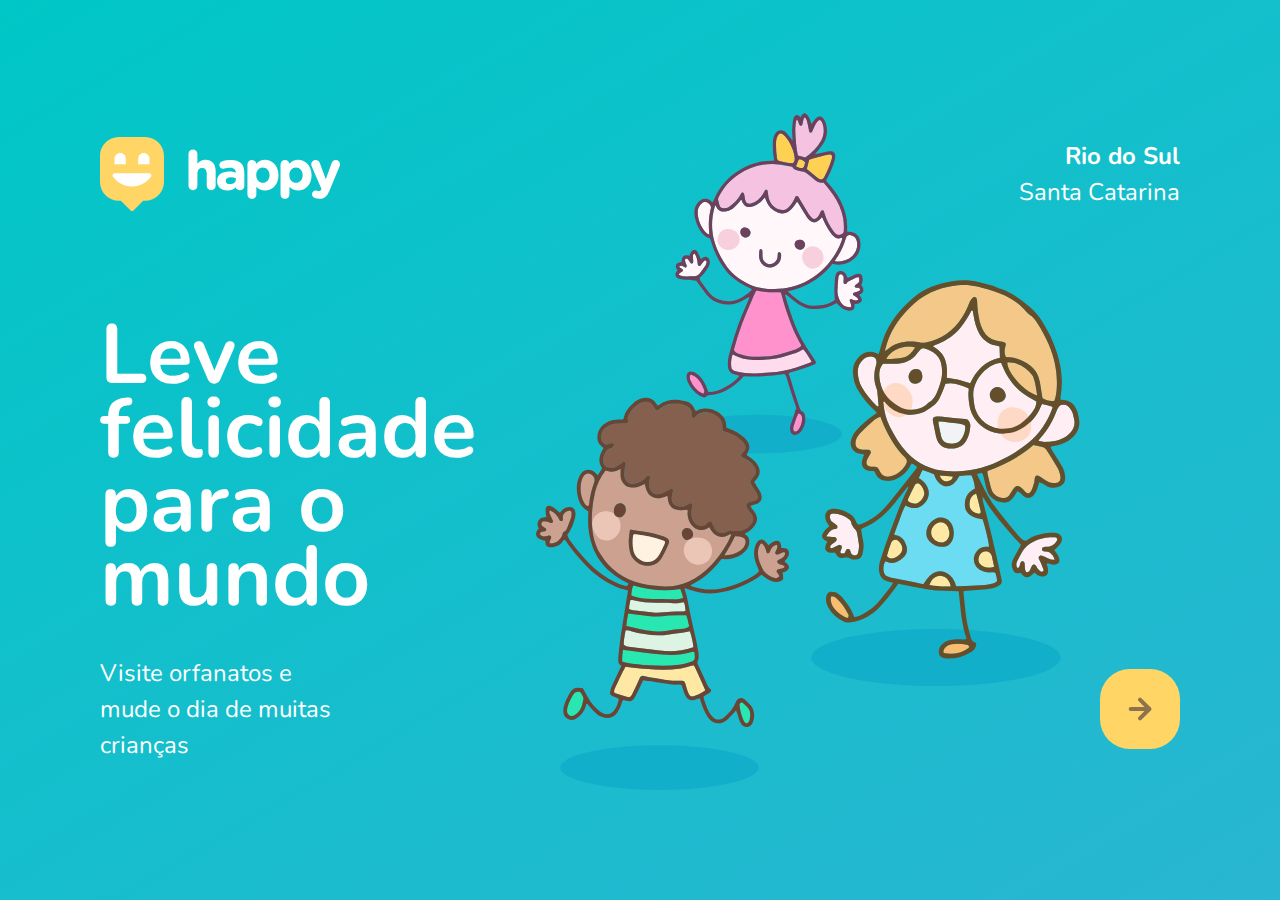
<file: index.html>
<!DOCTYPE html>
<html lang="pt-BR">

<head>
  <meta charset="UTF-8" />
  <meta name="viewport" content="width=device-width, initial-scale=1.0" />
  <title>Happy</title>

  <link rel="icon" href="./public/images/logo-icon.png" />

  <link rel="stylesheet" href="./public/css/main.css" />
  <link rel="stylesheet" href="./public/css/animations.css" />
  <link rel="stylesheet" href="./public/css/page-landing.css" />

  <link href="https://fonts.googleapis.com/css2?family=Nunito:wght@400;600;800&display=swap" rel="stylesheet">
</head>

<body>
  <div id="page-landing">
    <div id="container">
      <header>
        <img class="animate-up" id="logo" src="./public/images/logo.svg" alt="Logomarca de Happy" />

        <div class="location animate-up">
          <strong>Rio do Sul</strong>
          <p>Santa Catarina</p>
        </div>
      </header>

      <main>
        <h1 class="animate-up">Leve felicidade para o mundo</h1>

        <section class="visit">
          <p class="animate-up">
            Visite orfanatos e mude o dia de muitas crianças
          </p>
          <a class="animate-up" href="#" title="Visite orfanatos">
            <img src="./public/images/arrow.svg" alt="Ir para o mapa" />
          </a>
        </section>
      </main>
    </div>
  </div>
</body>

</html>
</file>
<file: public/css/main.css>
* {
  margin: 0;
  padding: 0;
  box-sizing: border-box;
}

body {
  height: 100vh;
  color: white;
}

:root {
  font-size: 62.5%;
}

body,
input,
button,
textarea {
  font: 400 1.8rem/1 "Nunito", sans-serif;
}
</file>
<file: public/css/animations.css>
@keyframes up {
  from {
    opacity: 0;
    transform: translateY(16px);
  }
  to {
    opacity: 1;
    transform: translateY(0);
  }
}

@keyframes right {
  from {
    transform: translateX(-100%);
  }
  to {
    transform: translateX(0);
  }
}

@keyframes appear {
  from {
    opacity: 0;
  }
  to {
    opacity: 1;
  }
}

.animate-up {
  animation-name: up;
  animation-duration: 300ms;
  animation-fill-mode: backwards;
}

.animate-right {
  animation-name: right;
  animation-duration: 300ms;
}

.animate-appear {
  animation-name: appear;
  animation-duration: 300ms;
  animation-fill-mode: backwards;
}
</file>
<file: public/css/page-landing.css>
#page-landing {
  background: linear-gradient(329.54deg, #29b6d1 0%, #00c7c7 100%);
  min-height: 100vh;
  text-align: center;
  display: flex;
}

#container {
  margin: auto;
  width: min(90%, 112rem);
}

.location,
h1,
.visit p {
  height: 16vh;
}

.visit a {
  width: 8rem;
  height: 8rem;
  background: #ffd666;
  border: none;
  border-radius: 3rem;
  display: flex;
  align-items: center;
  justify-content: center;
  margin: auto;
  animation-delay: 250ms;
  transition: background 200ms;
}

#logo {
  animation-delay: 50ms;
}

.location {
  animation-delay: 100ms;
}

main h1 {
  animation-delay: 150ms;
  font-size: clamp(4rem, 8vw, 8.4rem);
}

.visit p {
  animation-delay: 200ms;
}

.visit a:hover {
  background: #96feff;
}

/* desktop version */

@media (min-width: 760px) {
  #container {
    padding: 5rem 2rem;
    background: url("../images/bg.svg") no-repeat 80% /
      clamp(30rem, 54vw, 56rem);
  }

  header {
    display: flex;
    align-items: center;
    justify-content: space-between;
  }

  .location,
  h1,
  .visit p {
    height: initial;
    text-align: initial;
  }

  .location {
    text-align: right;
    font-size: 2.4rem;
    line-height: 1.5;
  }

  main h1 {
    font-weight: bold;
    width: min(300px, 80%);
    line-height: 0.88;
    margin: clamp(10%, 9vh, 12%) 0 4rem;
  }

  .visit {
    display: flex;
    align-items: center;
    justify-content: space-between;
  }

  .visit p {
    font-size: 2.4rem;
    line-height: 1.5;
    width: clamp(2rem, 20vw, 30rem);
  }

  .visit a {
    margin: initial;
  }
}
</file>
